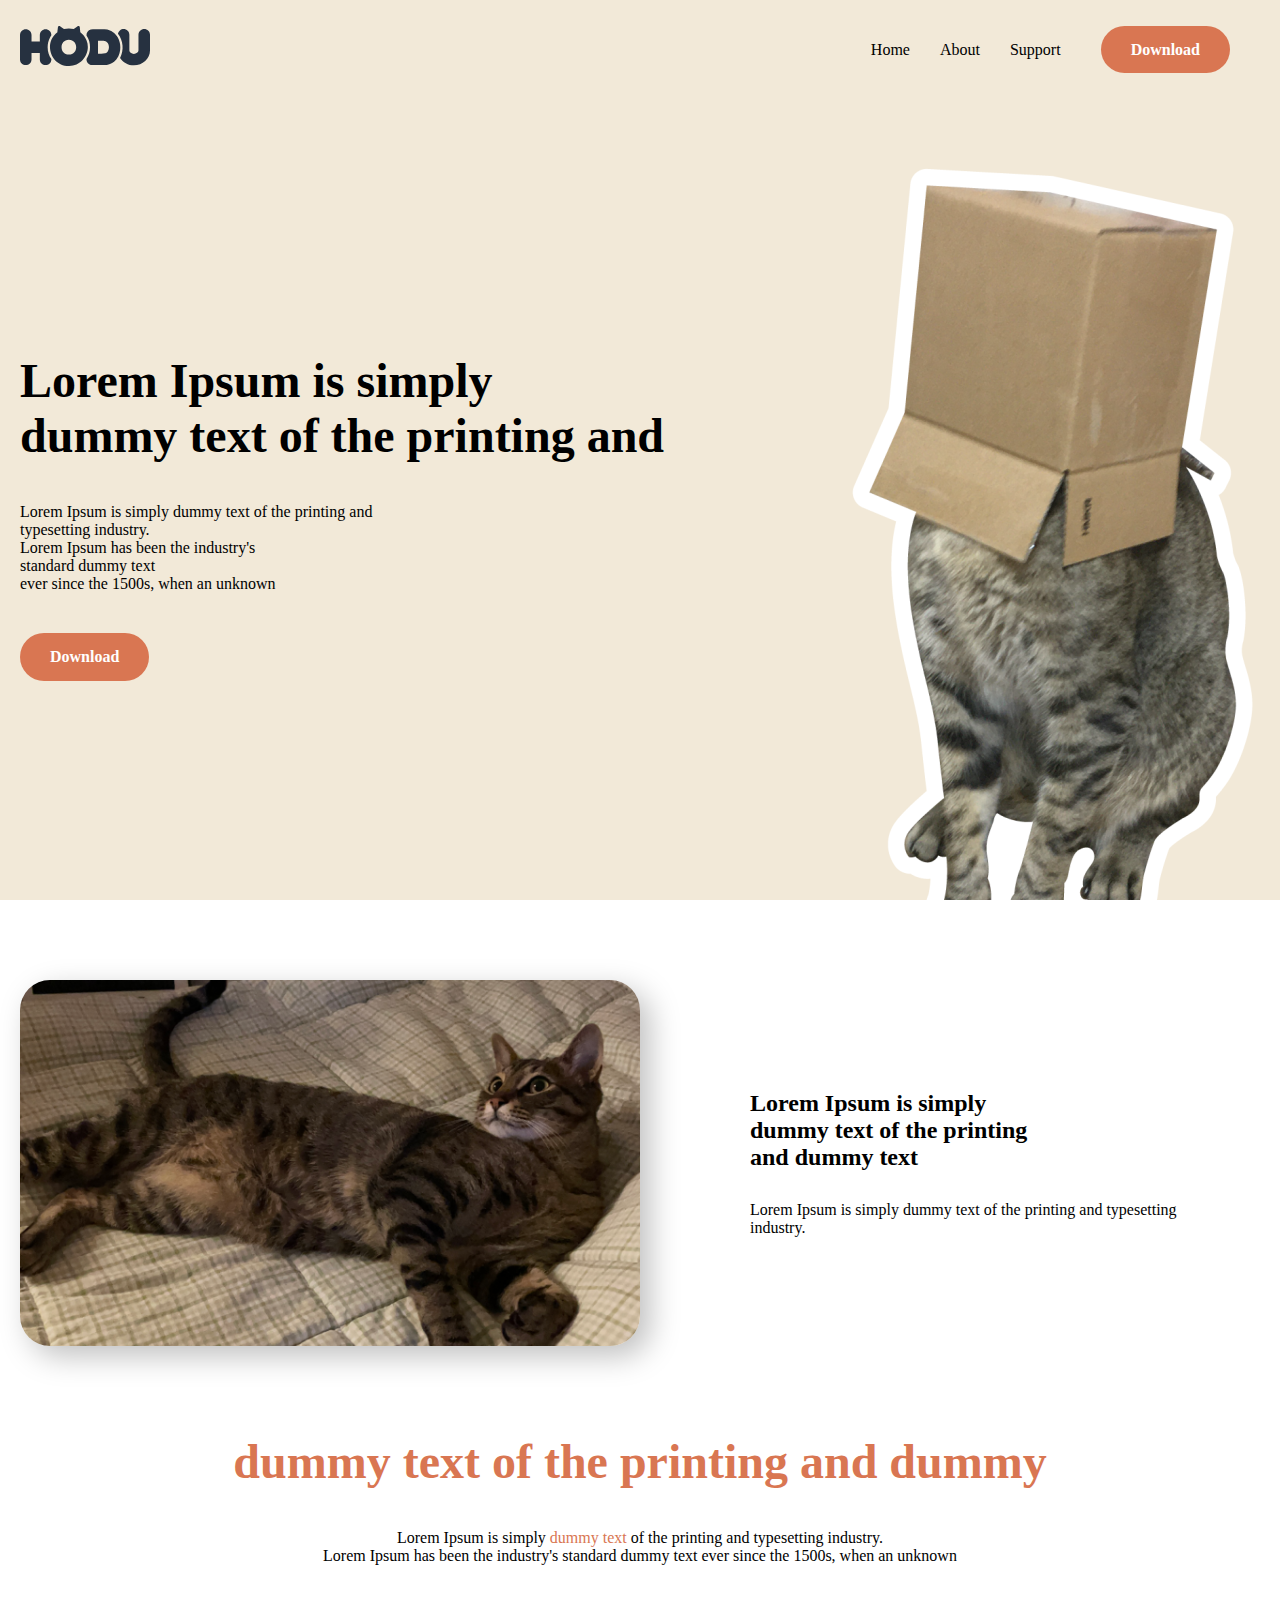
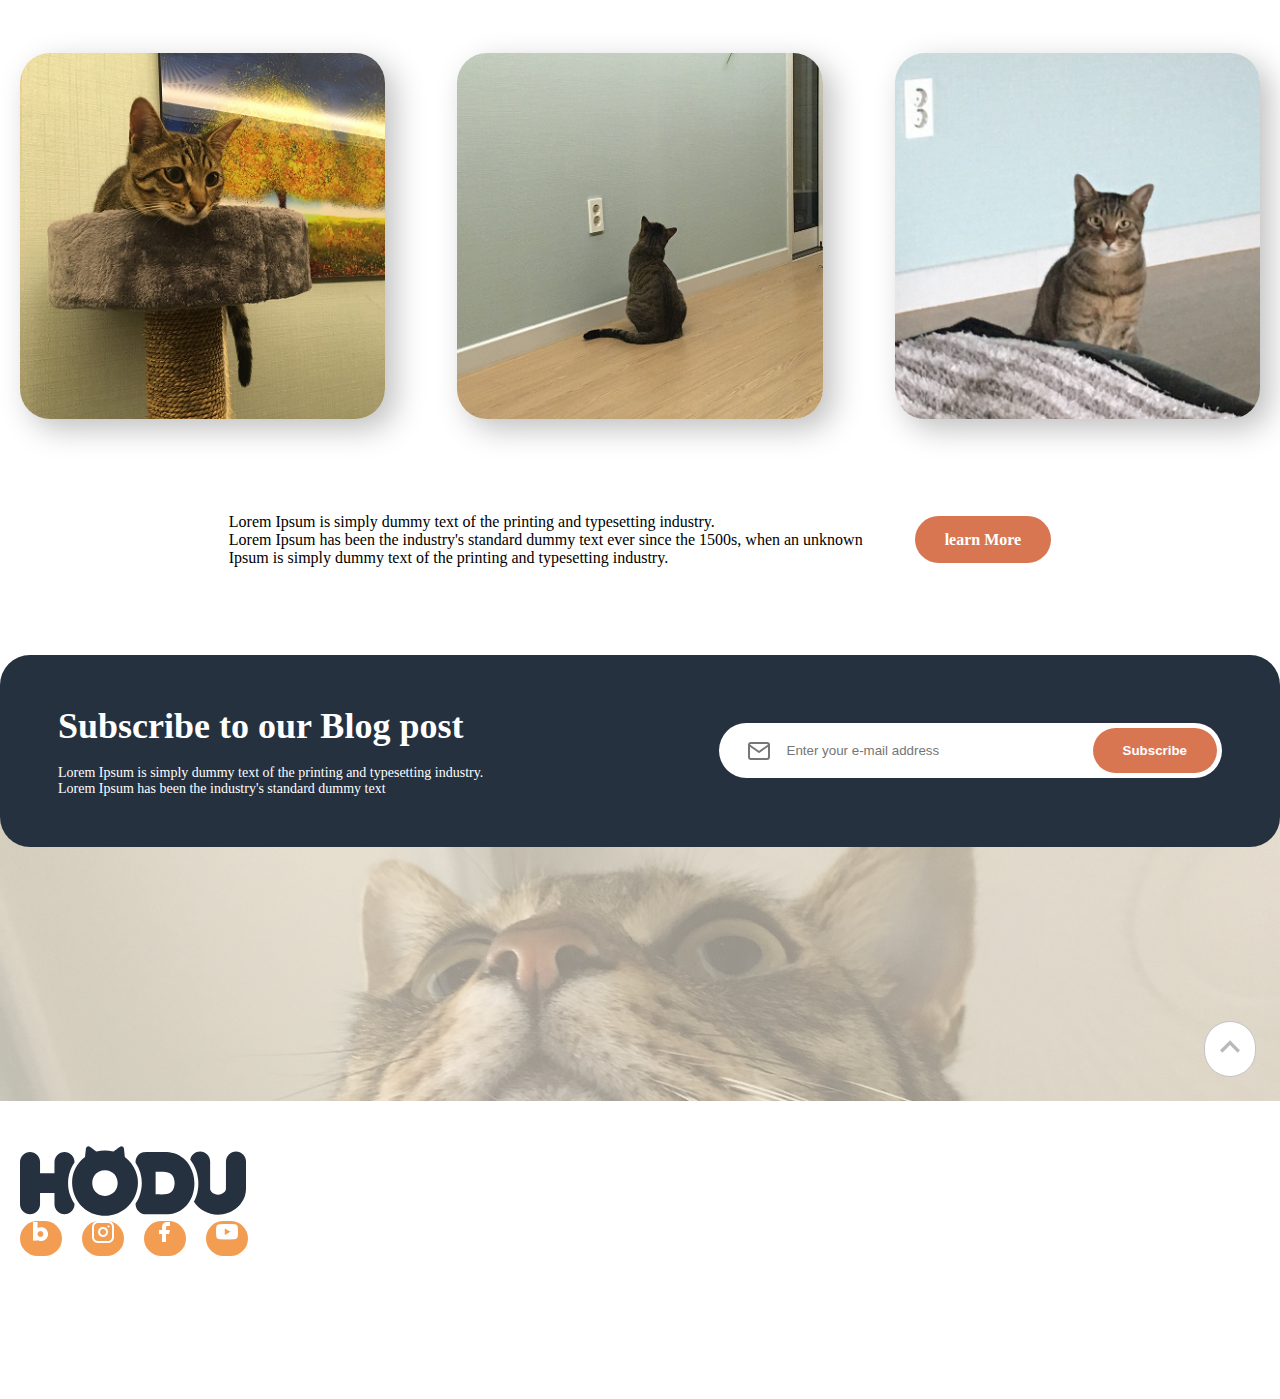
<file: index-two.html>
<!DOCTYPE html>
<html lang="ko">
<head>
    <meta charset="UTF-8">
    <meta http-equiv="X-UA-Compatible" content="IE=edge">
    <meta name="viewport" content="width=device-width, initial-scale=1.0">
    <link rel="stylesheet" href="./style/style-two.css">
    <link rel="stylesheet" href="./style/style-phone.css">
    <link rel="stylesheet" href="./reset.css">
    <title>landingpage</title>
</head>
<body>
    
  <header>
    <div class="header-cont">
      <h1><img src="./img/Logo-fin.svg" alt="Hodo"></h1>
      <nav>
        <ul>
          <li>
            <a href="#">Home</a>
          </li>
          <li>
            <a href="#">About</a>
          </li>
          <li><a href="#">Support</a>
          </li>
          <li>
            <a href="#" class="button">Download</a>
          </li>
          <li>
            <a class="menu-bt" href="#">
              <img src="./img/menu.svg" alt="Menu">
            </a>
          </li>
        </ul>
      </nav>
    </div>
</header>

<main>
  <div class="content">
    <section class="ad">
      <div>
        <h2>Lorem Ipsum is simply <br>
          dummy text of the printing and</h2>
        <p>Lorem Ipsum is simply dummy text of the printing and
        <br>typesetting industry. 
        <br>Lorem Ipsum has been the industry's <br>standard dummy text
        <br>ever since the 1500s, when an unknown</p>
        <a class="button" href="#">Download</a>
      </div>
        <img src="./img/mainbanner.png" alt="Hodo">
    </section>
  </div>
  <section class="about">
    <img src="./img/thumnail1.png" alt="thumnail1">
    <div>
      <h2>Lorem Ipsum is simply
        <br>dummy text of the printing
        <br>and dummy text</h2>
      <p>Lorem Ipsum is simply dummy text of the printing and typesetting
      <br> industry. </p>
    </div>
  </section>
  <section class="blog">
    <div class="title">
      <h2>dummy text of the printing and dummy</h2>
      <p>Lorem Ipsum is simply <span>dummy text</span> of the printing and typesetting industry. 
      <br>Lorem Ipsum has been the industry's standard dummy text ever since the 1500s, when an unknown</p>
    </div>
    <ul>
      <li><img src="./img/thumnail2.png" alt="thumnail2"></li>
      <li><img src="./img/thumnail3.png" alt="thumnail3"></li>
      <li><img src="./img/thumnail4.png" alt="thumnail4"></li>
    </ul>
    <div class="learn-text">
      <p>Lorem Ipsum is simply dummy text of the printing and typesetting industry. 
      <br>Lorem Ipsum has been the industry's standard dummy text ever since the 1500s, when an unknown
      <br>Ipsum is simply dummy text of the printing and typesetting industry. </p>
      <div>
        <a class="button" href="#">learn More</a>
      </div>
    </div>
  </section>
  <section class="support">
    <div class="subscribe">
      <div>
        <h2>Subscribe to our Blog post</h2>
        <p>Lorem Ipsum is simply dummy text of the printing and typesetting industry. 
        <br>Lorem Ipsum has been the industry's standard dummy text </p>
      </div>
      <form method="get" action="#">
        <div class="email">
          <div class="email-feild">
            <img src="./img/mail.svg" alt="메일">
            <input id="email" type="email" name="email" placeholder="Enter your e-mail address">
          </div>
            <input class="button" type="submit" value="Subscribe">
        </div>
      </form>
    </div>
    <div class="container">
      <a class="scroll-bt" href="#">
        <img src="./img/Scrolltop-hover.svg" alt="scroll top button">
      </a>
      <img class="background" src="./img/banner.png" alt="Hodo">
    </div>
  </section>
</main>

<footer>
  <div class="warp">
    <img src="./img/Logo-fin.svg" alt="Hodo">
    <ul>
      <li>
        <a href="#"><img src="./img/blog.png" alt="Blog"></a>
      </li>
      <li>
        <a href="#"><img src="./img/instagram.png" alt="instagram"></a>
      </li>
      <li>
        <a href="#"><img src="./img/facebook.png" alt="facebook"></a>
      </li>
      <li>
        <a href="#"><img src="./img/youtube.png" alt="youtube"></a>
      </li>
    </ul>
  </div>
  <ul class="tap-menu">
    <li><a href="#">About</a></li>
    <li><a href="">Blog</a></li>
    <li><a href="">Support</a></li>
    <li><a href="">Terms of Use</a></li>
  </ul>
</footer>

</body>
</html>
</file>
<file: style/style-two.css>
body {
  font-family: 'Spoqa Han Sans Neo', 'sans-serif';
  font-size: 16px;
  font-weight: 400;
}
p h2 a {
  font-size: 16px;
  font-weight: 400;
}
header {
  padding: 26px 20px;

  background-color: #f2e9d8;
  position: fixed;
  width: 100%;
  z-index: 100;
}
.header-cont {
  display: flex;
  justify-content: space-between;
  align-items: center;
  max-width: 1320px;
  margin: auto;
}
nav {
  display: flex;
  justify-content: space-between;
  align-items: center;
}
nav {
  margin-left: auto;
} 
h1 img {
  width: 130px;
  height: 40px;
}
ul {
  list-style: none;

  display: flex;
  flex-direction: row;
  gap: 30px;
}
nav li:nth-child(4) {
  padding-left: 10px;
}
a {
  text-decoration: none;
  font-size: 16px;
  color: black;
}
.button {
  padding: 15px 30px;
  background-color: #D97652;
  
  font-weight: 700;
  color: white;

  border-radius: 40px;
}
.menu-bt {
  display: none;
}

main {
  width: 100%;
}
section {
  width: 100%;
  max-width: 1320px;
  padding: 0px 20px;
  margin: auto;
}

.content {
  width: 100%;
  background-color: #f2e9d8;
  padding-top: 134px;
}
.ad {
  display: flex;
  justify-content: space-between;
  align-items: center;
  margin-bottom: 80px;
}
.ad h2 {
  font-size: 48px;
  font-weight: 700;
  margin-bottom: 40px;
}
.ad p {
  margin-bottom: 40px;
}
.ad a {
  display: inline-block;
}
.ad img {
  width: 415px;
  height: 766px;
}

.about {
  margin-bottom: 120px;
  display: flex;
  flex-direction: row;
  align-items: center;
  gap: 110px;
  margin-bottom: 88px;
}
.about img {
  width: 50%;
  aspect-ratio: 22 /13;
  object-fit: contain;

  border-radius: 30px;
  box-shadow: 10px 10px 30px rgba(0, 0, 0, 25%);
}
.about h2 {
  margin-bottom: 30px;
}

.blog {
  display: flex;
  flex-direction: column;
  align-items: center;
}
.blog .title {
  text-align: center;
  margin-bottom: 88px;
}
.blog h2 {
  font-size: 48px;
  font-weight: 700;
  color: #D97652;
  margin-bottom: 40px;
}
.blog p span {
  color: #D97652;
}
.blog ul {
  display: flex;
  justify-content: center;
  gap: 72px;
  margin-bottom: 90px;
}
.blog li img {
  width: 100%;
  aspect-ratio: 1 / 1;
  object-fit: contain;

  border-radius: 30px;
  box-shadow: 10px 10px 30px rgba(0, 0, 0, 25%);
}
.blog .learn-text {
  display: flex;
  flex-direction: row;
  align-items: center;
  gap: 52px;
  margin-bottom: 88px;
}

.support {
  max-width: 100%;
  padding: 0px;
  position: relative;
  display: flex;
  flex-direction: column;
  align-items: center;
}
.subscribe {
  background-color: #263140;
  color: white;
  width: 100%;
  max-width: 1320px;
  margin: auto;
  border-radius: 30px;
  padding: 50px 58px;

  display: flex;
  justify-content: space-between;
  align-items: center;

  position: absolute;
  z-index: 50;
  
}
.subscribe h2 {
  font-size: 36px;
  font-weight: 700;
  margin-bottom: 18px;
}
.subscribe p {
  font-size: 14px;
}
.email {
  padding: 5px 5px 5px 28px;
  background-color: white;
  border-radius: 60px;

  display: flex;
  justify-content: space-between;
  align-items: center;
  gap: 129px;;
}
.email input {
  border: 0;
}
.email-feild {
  display: flex;
  justify-content: center;
  align-items: center;
  gap: 16px;
}
.container {
  top: 106px;
  width: 100%;
  height: 0;
  padding-top: 340px;
  position: relative;
}
.background {
  top: 0;
  left: 0;
  width: 100%;
  height: 100%;
  position: absolute;
  object-fit: cover;
}
.scroll-bt {
  background-color: white;
  bottom: 24px;
  right: 24px;
  padding: 5px;
  border: 1px solid #C4C4C4;
  border-radius: 50px;
  position: absolute;
  z-index: 100;
}
.scroll-bt img {
  opacity: 50%;
}
.scroll-bt:hover {
  opacity: 100%;
}

footer {
  width: 100%;
  max-width: 1320px;
  padding: 151px 20px;
  margin: auto;

  display: flex;
  justify-content: space-between;
  align-items: center;
}
footer img {
  width: 226px;
  height: 70px;
}
footer ul {
  display: flex;
  gap: 20px;
}
footer a {
  background-color: #F29D52;
  border-radius: 21px;
  padding: 9px;
}
footer a img {
  width: 24px;
  height: 24px;
}
footer .tap-menu {
  display: none;
}
</file>
<file: style/style-phone.css>
@media screen and (max-width: 360px) {
  body {
    font-size: 14px;
  }

  header {
    padding: 24px 20px;
  }
  h1 img {
    width: 92px;
    height: 28px;
  }
  nav li:nth-child(-n+4) {
    display: none;
  }
  .button {
    padding: 11px 24px;
    background-color: #D97652;
    font-weight: 700;
    color: white;
    border-radius: 40px;
  }
  .menu-bt {
    display: block;
  }

  section {
    padding: 0px 32px;
  }

  .content {
    padding-top: 116px;
  }
  .ad {
    text-align: center;
    flex-direction: column;
    gap: 30px;
    margin-bottom: 40px;
  }
  .ad h2 {
    font-size: 24px;
    margin-bottom: 30px;
  }
  .ad p {
    margin-bottom: 30px;
  }
  .ad img {
    width: 197px;
    height: 422px;
    box-shadow: 10px 10px 20px rgba(0, 0, 0, 25%);
  }

  .about {
    margin-bottom: 60px;
    flex-direction: column;
    gap: 40px;
  }
  .about img {
    width: 100%;
    border-radius: 18px;
  }
  .about h2 {
    font-size: 24px;
    margin-bottom: 20px;
  }
  
  .blog .title {
    margin-bottom: 40px;
  }
  .blog h2 {
    font-size: 24px;
    margin-bottom: 30px;
  }
  .blog ul {
    gap: 20px;
    margin-bottom: 60px;
  }
  .blog li img {
    border-radius: 18px;
    box-shadow: 10px 10px 20px rgba(0, 0, 0, 25%);
  }
  .blog .learn-text {
    flex-direction: column;
    align-items: flex-end;
    gap: 30px;
  }

  .subscribe {
    max-width: 326px;
    border-radius: 18px;
    padding: 36px 32px 30px 32px;

    flex-direction: column;
  }
  .subscribe h2 {
    font-size: 24px;
    margin-bottom: 20px;
  }
  .subscribe p {
    margin-bottom: 30px;
  }
  .email-feild {
    max-width: 262px;
    padding: 11px 16px;
    margin-bottom: 50px;
  }
  .email .button {
    top: 60px;
    margin-right: 0px;
  }
  .container {
    top: 280px;
    padding-top: 240px;
  }
  .scroll-bt {
    display: none;
  }
  footer {
    padding: 307px 20px 24px 20px;
    display: flex;
    justify-content: space-between;
    align-items: center;
  }
  footer .warp {
    flex-direction: column;
    align-items: baseline;
    gap: 58px;
  }
  footer img {
    width: 112px;
    height: 34px;
  }
  footer ul {
    display: flex;
    gap: 16px;
  }
  footer a {
    background-color: #F29D52;
    border-radius: 21px;
    padding: 7px;
    display: flex;
    justify-content: center;
    align-items: center;
  }
  footer a img {
    width: 18px;
    height: 18px;
  }
  footer .tap-menu {
    display: flex;
    flex-direction: column;
    align-items: flex-end;
  }
  .tap-menu a {
    color: #767676;
    background-color: white;
    padding: 0px;
  }

}
</file>
